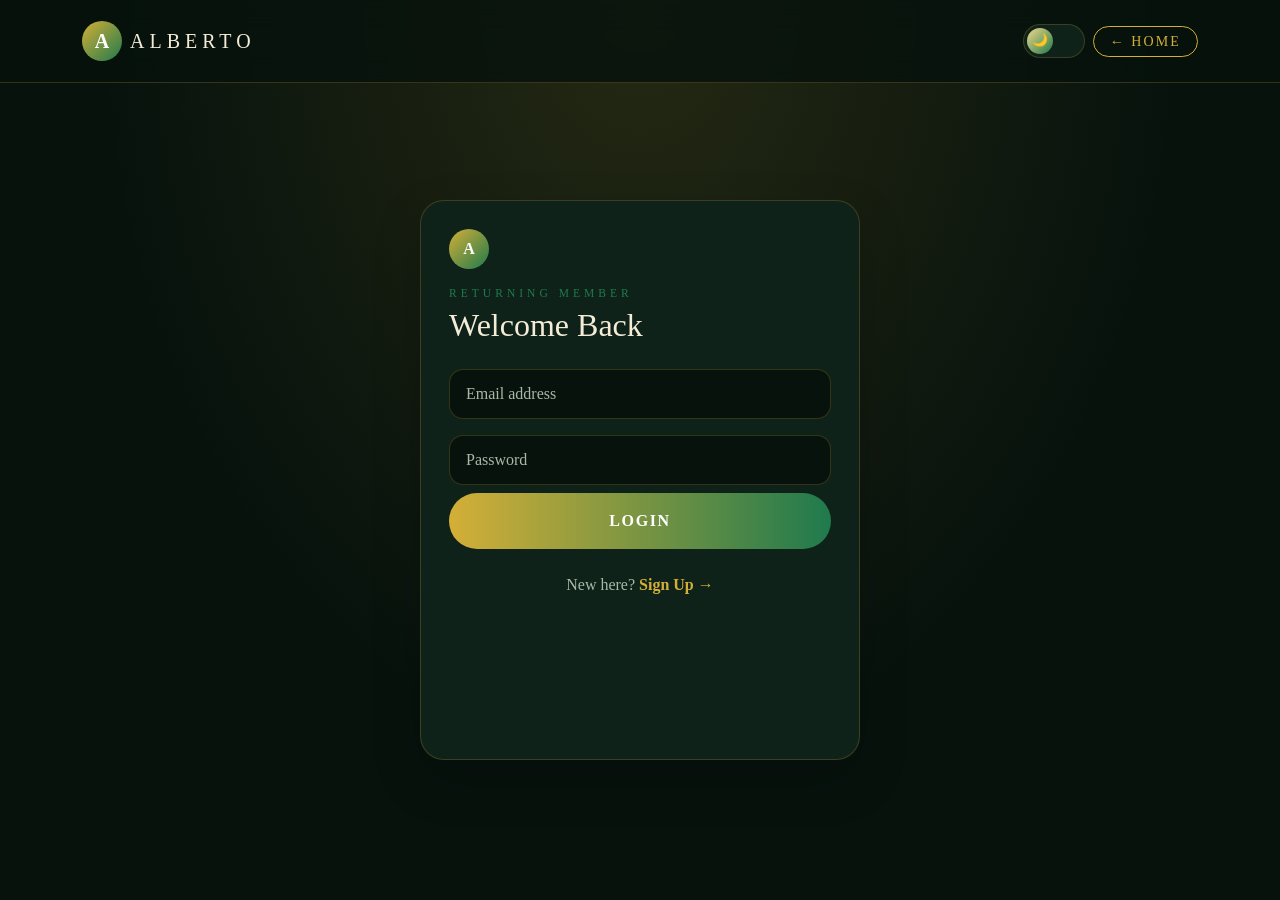
<file: html/login.html>
<!DOCTYPE html>
<html lang="en">
<head>
  <meta charset="UTF-8" />
  <meta name="viewport" content="width=device-width, initial-scale=1.0" />
  <title>Login — Alberto</title>
  <link href="https://cdn.jsdelivr.net/npm/bootstrap@5.3.3/dist/css/bootstrap.min.css" rel="stylesheet" />
  <link href="../css/style.css" rel="stylesheet" />
  <script>try{if(localStorage.getItem('alberto_theme')==='light')document.documentElement.classList.add('light')}catch(e){}</script>
</head>
<body>
  <nav class="navbar fixed-top py-3">
    <div class="container">
      <a class="navbar-brand d-flex align-items-center gap-2" href="../index.html"><span class="logo">A</span><span class="brand">ALBERTO</span></a>
      <div class="d-flex align-items-center gap-2">
        <button class="theme-toggle" aria-label="Toggle theme"><span class="knob">🌙</span></button>
        <a href="../index.html" class="btn btn-outline-gold btn-sm rounded-pill px-3">← Home</a>
      </div>
    </div>
  </nav>

  <div class="auth-page">
    <div class="flip-scene">
      <div class="flip-card" id="flipCard">
        <!-- LOGIN -->
        <div class="flip-face panel">
          <span class="logo mb-3">A</span>
          <p class="eyebrow mb-1">Returning Member</p>
          <h2 class="serif">Welcome Back</h2>
          <form class="auth-form mt-4" data-mode="login">
            <input name="email" type="email" class="form-control mb-3" placeholder="Email address" required />
            <input name="password" type="password" class="form-control mb-2" placeholder="Password" required />
            <p class="msg small mb-2"></p>
            <button type="submit" class="btn btn-grad w-100 rounded-pill py-3">Login</button>
          </form>
          <p class="text-center muted mt-4">New here? <a href="javascript:void(0)" class="gold fw-bold to-signup">Sign Up →</a></p>
        </div>
        <!-- SIGNUP -->
        <div class="flip-face flip-back panel">
          <span class="logo mb-3">A</span>
          <p class="eyebrow mb-1">Join the Maison</p>
          <h2 class="serif">Create Account</h2>
          <form class="auth-form mt-4" data-mode="signup">
            <input name="name" class="form-control mb-3" placeholder="Full name" required />
            <input name="email" type="email" class="form-control mb-3" placeholder="Email address" required />
            <input name="password" type="password" minlength="6" class="form-control mb-2" placeholder="Password (min 6)" required />
            <p class="msg small mb-2"></p>
            <button type="submit" class="btn btn-grad w-100 rounded-pill py-3">Sign Up</button>
          </form>
          <p class="text-center muted mt-4">Already a member? <a href="javascript:void(0)" class="gold fw-bold to-login">← Login</a></p>
        </div>
      </div>
    </div>
  </div>

  <script src="https://code.jquery.com/jquery-3.7.1.min.js"></script>
  <script src="https://cdn.jsdelivr.net/npm/bootstrap@5.3.3/dist/js/bootstrap.bundle.min.js"></script>
  <script src="../js/data.js"></script>
  <script src="../js/theme.js"></script>
  <script src="../js/auth.js"></script>
</body>
</html>
</file>
<file: css/style.css>
/* ===== Alberto — Gold & Green theme ===== */
:root {
  --bg: #07120d; --bg2: #0b1d15; --card: #0f2219;
  --text: #f4ecd6; --muted: #a9b8a8; --line: rgba(212,175,55,.22);
  --gold: #d4af37; --gold2: #f3d98a; --green: #1f7a4d; --overlay: rgba(4,14,9,.72);
}
html.light {
  --bg: #f7f4ea; --bg2: #ece6d3; --card: #ffffff;
  --text: #10261a; --muted: #4f6357; --line: rgba(31,122,77,.22);
  --gold: #b8901f; --gold2: #d4af37; --green: #17633d; --overlay: rgba(247,244,234,.6);
}
html { scroll-behavior: smooth; }
body { background: var(--bg); color: var(--text); font-family: Georgia, "Times New Roman", serif; transition: background .4s, color .4s; overflow-x: hidden; }
a { text-decoration: none; }
.serif { font-family: Georgia, serif; }
.gold { color: var(--gold) !important; }
.green { color: var(--green) !important; }
.muted { color: var(--muted) !important; }
.meta { font-size: .7rem; text-transform: uppercase; letter-spacing: .2em; color: var(--muted); }
.eyebrow { font-size: .72rem; text-transform: uppercase; letter-spacing: .35em; color: var(--green); }
.bg-alt { background: var(--bg2); border-top: 1px solid var(--line); border-bottom: 1px solid var(--line); }
.section { padding: 96px 0; }
.text-shine {
  background: linear-gradient(90deg, var(--gold), var(--gold2), #3fbf7f, var(--gold));
  background-size: 200% auto; -webkit-background-clip: text; background-clip: text; color: transparent;
  animation: shine 4s linear infinite; font-style: italic;
}

/* buttons */
.btn-grad { background: linear-gradient(90deg, var(--gold), var(--green)); color: #fff !important; border: 0; font-weight: 700; letter-spacing: .1em; text-transform: uppercase; }
.btn-grad:hover { filter: brightness(1.1); transform: translateY(-1px); }
.btn-outline-gold { border: 1px solid var(--gold); color: var(--gold); text-transform: uppercase; letter-spacing: .15em; }
.btn-outline-gold:hover { background: var(--gold); color: #fff; }
.btn-outline-green { border: 1px solid var(--green); color: var(--green); font-weight: 600; text-transform: uppercase; letter-spacing: .08em; }
.btn-outline-green:hover { background: var(--green); color: #fff; }

/* navbar */
.navbar { background: color-mix(in srgb, var(--bg) 80%, transparent); backdrop-filter: blur(14px); border-bottom: 1px solid var(--line); transition: box-shadow .3s; }
.navbar.scrolled { box-shadow: 0 10px 30px rgba(0,0,0,.25); }
.navbar .nav-link { color: var(--muted); font-size: .75rem; text-transform: uppercase; letter-spacing: .25em; }
.navbar .nav-link:hover { color: var(--gold); }
.navbar-toggler { border-color: var(--line); }
.navbar-toggler-icon { filter: invert(.7); }
.logo { width: 40px; height: 40px; border-radius: 50%; display: inline-flex; align-items: center; justify-content: center; background: linear-gradient(135deg, var(--gold), var(--green)); color: #fff; font-weight: 700; }
.brand { color: var(--text); letter-spacing: .25em; font-size: 1.25rem; }
.user-chip { color: var(--gold); font-size: .85rem; }

/* theme toggle */
.theme-toggle { width: 62px; height: 34px; border-radius: 99px; border: 1px solid var(--line); background: var(--card); padding: 3px; position: relative; }
.theme-toggle .knob { width: 26px; height: 26px; border-radius: 50%; display: flex; align-items: center; justify-content: center; font-size: .8rem; background: linear-gradient(135deg, var(--gold2), var(--green)); transition: transform .3s; }
.theme-toggle.on .knob { transform: translateX(28px); }

/* hero */
.hero { position: relative; min-height: 100vh; display: flex; align-items: center; overflow: hidden; padding-top: 80px; }
.hero-bg { position: absolute; inset: 0; width: 100%; height: 100%; object-fit: cover; animation: kenburns 22s ease-in-out infinite; }
.hero-overlay { position: absolute; inset: 0; background: var(--overlay); }
.hero-fade { position: absolute; inset: 0; background: linear-gradient(to top, var(--bg), transparent 50%); }
.hero-ring { position: absolute; right: -160px; top: 50%; width: 700px; height: 700px; margin-top: -350px; border-radius: 50%; border: 2px dashed rgba(212,175,55,.3); animation: spin 40s linear infinite; }
.hero h1 { font-size: clamp(3.2rem, 9vw, 8rem); line-height: .9; }
.pill { display: inline-block; border: 1px solid var(--gold); color: var(--gold); border-radius: 99px; padding: 6px 16px; font-size: .7rem; letter-spacing: .35em; text-transform: uppercase; backdrop-filter: blur(6px); }
.fadeup { animation: fadeUp .9s ease-out both; }
.d1 { animation-delay: .15s } .d2 { animation-delay: .3s } .d3 { animation-delay: .45s } .d4 { animation-delay: .6s }
.stat b { font-size: 2.4rem; color: var(--gold); font-weight: 400; display: block; }

/* marquee */
.marquee { background: linear-gradient(90deg, var(--gold), var(--green)); color: #fff; overflow: hidden; padding: 12px 0; }
.marquee-track { display: flex; gap: 48px; width: max-content; white-space: nowrap; animation: marquee 30s linear infinite; text-transform: uppercase; letter-spacing: .3em; font-size: .85rem; }

/* watch cards */
.watch-card { background: var(--card); border: 1px solid var(--line); border-radius: 24px; overflow: hidden; box-shadow: 0 20px 45px rgba(0,0,0,.25); transition: transform .2s ease-out, border-color .3s; }
.watch-card:hover { border-color: var(--gold); }
.img-wrap { position: relative; overflow: hidden; }
.img-wrap img { width: 100%; aspect-ratio: 4/5; object-fit: cover; transition: transform .7s; }
.watch-card:hover .img-wrap img { transform: scale(1.1); }
.num { position: absolute; left: 12px; top: 12px; background: rgba(0,0,0,.6); color: #f3d98a; border-radius: 99px; padding: 3px 12px; font-size: .65rem; letter-spacing: .2em; }
.badge-gold { position: absolute; right: 12px; top: 12px; background: linear-gradient(90deg, var(--gold), var(--green)); color: #fff; border-radius: 99px; padding: 3px 12px; font-size: .65rem; font-weight: 700; text-transform: uppercase; }
.price { color: var(--gold); font-size: 1.15rem; }

/* show */
.show-img { width: 360px; max-width: 80vw; aspect-ratio: 1; object-fit: cover; border-radius: 50%; border: 4px solid var(--gold); animation: floaty 5s ease-in-out infinite; box-shadow: 0 30px 80px rgba(0,0,0,.4); position: relative; }
.show-glow { position: absolute; inset: -30px; border-radius: 50%; background: linear-gradient(135deg, var(--gold), var(--green)); opacity: .3; filter: blur(50px); }
.feature { border: 1px solid var(--line); background: var(--card); border-radius: 14px; padding: 12px 16px; font-size: .9rem; }

/* forms / cards */
.panel { background: var(--card); border: 1px solid var(--line); border-radius: 24px; padding: 28px; box-shadow: 0 20px 50px rgba(0,0,0,.2); }
.form-control, .form-control:focus { background: var(--bg); color: var(--text); border: 1px solid var(--line); border-radius: 14px; padding: 12px 16px; }
.form-control:focus { border-color: var(--gold); box-shadow: 0 0 0 3px rgba(212,175,55,.15); }
.form-control::placeholder { color: var(--muted); }
#starPick span { font-size: 1.6rem; cursor: pointer; color: var(--muted); opacity: .4; }
#starPick span.active { color: var(--gold); opacity: 1; }
.review-card { background: var(--card); border: 1px solid var(--line); border-radius: 24px; padding: 24px; transition: transform .3s, border-color .3s; }
.review-card:hover { transform: translateY(-4px); border-color: var(--gold); }
.avatar { width: 44px; height: 44px; border-radius: 50%; display: flex; align-items: center; justify-content: center; color: #fff; font-weight: 700; background: linear-gradient(135deg, var(--gold), var(--green)); }

/* FAQ (Bootstrap accordion re-skin) */
.accordion-item { background: var(--card); border: 1px solid var(--line) !important; border-radius: 18px !important; overflow: hidden; margin-bottom: 14px; }
.accordion-button { background: var(--card); color: var(--text); font-size: 1.1rem; font-family: Georgia, serif; box-shadow: none !important; padding: 20px 24px; }
.accordion-button:not(.collapsed) { background: var(--card); color: var(--gold); }
.accordion-button::after { filter: invert(.6) sepia(1) hue-rotate(10deg) saturate(4); }
.accordion-body { color: var(--muted); }
.accordion-collapse.collapsing { transition: height .2s ease; }

/* reveal on scroll */
.reveal { opacity: 0; transform: translateY(30px); transition: opacity .7s, transform .7s; }
.reveal.shown { opacity: 1; transform: none; }

/* auth 3D flip */
.auth-page { min-height: 100vh; display: flex; align-items: center; justify-content: center; padding: 100px 16px 40px; background: radial-gradient(ellipse at top, rgba(212,175,55,.15), transparent 60%), var(--bg); }
.flip-scene { width: 100%; max-width: 440px; perspective: 1400px; }
.flip-card { position: relative; height: 560px; transition: transform .8s; transform-style: preserve-3d; }
.flip-card.flipped { transform: rotateY(180deg); }
.flip-face { position: absolute; inset: 0; backface-visibility: hidden; -webkit-backface-visibility: hidden; }
.flip-back { transform: rotateY(180deg); }

/* order */
.order-img { width: 100%; height: 100%; min-height: 320px; object-fit: cover; }
.qty-btn { width: 32px; height: 32px; border-radius: 50%; border: 1px solid var(--line); background: transparent; color: var(--text); }
.success-icon { width: 70px; height: 70px; border-radius: 50%; background: var(--green); color: #fff; font-size: 2rem; display: flex; align-items: center; justify-content: center; margin: 0 auto; }

footer { border-top: 1px solid var(--line); padding: 40px 0; text-align: center; }

@keyframes kenburns { 0%,100% { transform: scale(1.1) } 50% { transform: scale(1.25) translate(-3%,-2%) } }
@keyframes floaty { 0%,100% { transform: translateY(0) } 50% { transform: translateY(-14px) } }
@keyframes fadeUp { from { opacity: 0; transform: translateY(30px) } to { opacity: 1; transform: none } }
@keyframes spin { to { transform: rotate(360deg) } }
@keyframes marquee { to { transform: translateX(-50%) } }
@keyframes shine { to { background-position: 200% center } }
</file>
